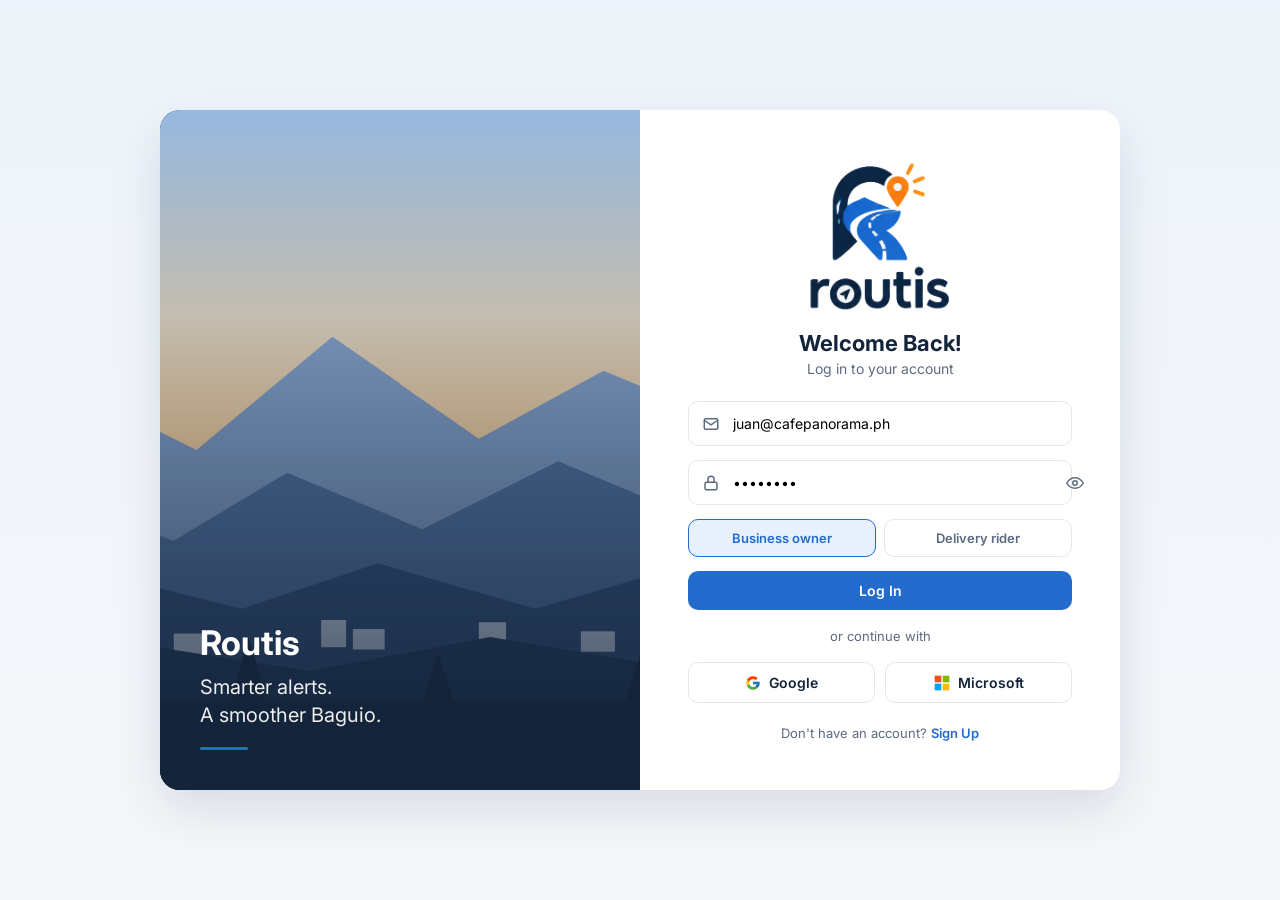
<file: index.html>
<!doctype html>
<html lang="en">
<head>
  <meta charset="utf-8">
  <meta name="viewport" content="width=device-width, initial-scale=1">
  <title>Routis — Log in</title>
  <link rel="icon" href="assets/logo-mark.png">
  <link rel="preconnect" href="https://fonts.googleapis.com">
  <link href="https://fonts.googleapis.com/css2?family=Inter:wght@400;500;600;700;800&display=swap" rel="stylesheet">
  <link rel="stylesheet" href="css/styles.css">
</head>
<body>
  <main class="auth">
    <div class="auth-card">
      <section class="auth-hero">
        <h2>Routis</h2>
        <p>Smarter alerts.<br>A smoother Baguio.</p>
        <div class="bar"></div>
      </section>

      <section class="auth-form">
        <div class="brand">
          <img src="assets/logo.png" alt="Routis">
        </div>
        <h1>Welcome Back!</h1>
        <p class="sub">Log in to your account</p>

        <form id="loginForm">
          <div class="field">
            <svg width="18" height="18" viewBox="0 0 24 24" fill="none" stroke="currentColor" stroke-width="2"><rect x="3" y="5" width="18" height="14" rx="2"/><path d="m3 7 9 6 9-6"/></svg>
            <input type="email" placeholder="Email Address" value="juan@cafepanorama.ph" required>
          </div>
          <div class="field">
            <svg width="18" height="18" viewBox="0 0 24 24" fill="none" stroke="currentColor" stroke-width="2"><rect x="4" y="11" width="16" height="10" rx="2"/><path d="M8 11V7a4 4 0 0 1 8 0v4"/></svg>
            <input type="password" id="pw" placeholder="Password" value="password" required>
            <button type="button" class="toggle" id="pwToggle" aria-label="Show password">
              <svg width="18" height="18" viewBox="0 0 24 24" fill="none" stroke="currentColor" stroke-width="2"><path d="M1 12s4-7 11-7 11 7 11 7-4 7-11 7S1 12 1 12z"/><circle cx="12" cy="12" r="3"/></svg>
            </button>
          </div>

          <div class="role-select" role="radiogroup" aria-label="Log in as">
            <label><input type="radio" name="role" value="business" checked><span>Business owner</span></label>
            <label><input type="radio" name="role" value="rider"><span>Delivery rider</span></label>
          </div>

          <button class="btn btn-primary btn-block" type="submit">Log In</button>
          <div class="divider">or continue with</div>
          <div class="sso">
            <button type="button" class="btn btn-outline" data-sso>
              <svg width="16" height="16" viewBox="0 0 48 48"><path fill="#FFC107" d="M43.6 20.5H42V20H24v8h11.3C33.7 32.7 29.2 36 24 36c-6.6 0-12-5.4-12-12s5.4-12 12-12c3.1 0 5.8 1.2 7.9 3.1l5.7-5.7C34 6.1 29.3 4 24 4 12.9 4 4 12.9 4 24s8.9 20 20 20 20-8.9 20-20c0-1.3-.1-2.4-.4-3.5z"/><path fill="#FF3D00" d="m6.3 14.7 6.6 4.8C14.7 15.1 19 12 24 12c3.1 0 5.8 1.2 7.9 3.1l5.7-5.7C34 6.1 29.3 4 24 4 16.3 4 9.7 8.3 6.3 14.7z"/><path fill="#4CAF50" d="M24 44c5.2 0 9.9-2 13.4-5.2l-6.2-5.2C29.2 35.1 26.7 36 24 36c-5.2 0-9.6-3.3-11.3-8l-6.5 5C9.5 39.6 16.2 44 24 44z"/><path fill="#1976D2" d="M43.6 20.5H42V20H24v8h11.3c-.8 2.2-2.2 4.2-4.1 5.6l6.2 5.2C37 39.2 44 34 44 24c0-1.3-.1-2.4-.4-3.5z"/></svg>
              Google
            </button>
            <button type="button" class="btn btn-outline" data-sso>
              <svg width="16" height="16" viewBox="0 0 24 24"><path fill="#F25022" d="M1 1h10v10H1z"/><path fill="#7FBA00" d="M13 1h10v10H13z"/><path fill="#00A4EF" d="M1 13h10v10H1z"/><path fill="#FFB900" d="M13 13h10v10H13z"/></svg>
              Microsoft
            </button>
          </div>
        </form>

        <p class="auth-foot">Don't have an account? <a href="#">Sign Up</a></p>
      </section>
    </div>
  </main>

  <script>
    const go = () => {
      const role = document.querySelector('input[name="role"]:checked').value;
      location.href = role === 'rider' ? 'rider.html' : 'dashboard.html';
    };
    document.getElementById('loginForm').addEventListener('submit', e => { e.preventDefault(); go(); });
    document.querySelectorAll('[data-sso]').forEach(b => b.addEventListener('click', go));
    document.getElementById('pwToggle').addEventListener('click', () => {
      const pw = document.getElementById('pw');
      pw.type = pw.type === 'password' ? 'text' : 'password';
    });
  </script>
</body>
</html>
</file>
<file: css/styles.css>
/* ============================================================
   Routis — design tokens (from brand palette)
   ============================================================ */
:root {
  --navy: #14243A;
  --navy-2: #1c3150;
  --blue: #246BCE;
  --blue-soft: #e8f0fc;
  --orange: #F59E0B;
  --orange-soft: #fef3e0;
  --red: #E34B4B;
  --red-soft: #fdecec;
  --green: #1f9d55;
  --green-soft: #e3f5ea;
  --bg: #F5F7FA;
  --surface: #ffffff;
  --text: #14243A;
  --muted: #5d6b80;
  --border: #e3e8ef;
  --radius: 14px;
  --shadow: 0 2px 10px rgba(20, 36, 58, .06);
  --font: "Inter", system-ui, -apple-system, "Segoe UI", Roboto, sans-serif;
}

* { box-sizing: border-box; }
html, body { margin: 0; height: 100%; }
body { font-family: var(--font); color: var(--text); background: var(--bg); font-size: 15px; }
a { color: var(--blue); text-decoration: none; }
button { font-family: inherit; cursor: pointer; }
h1, h2, h3 { margin: 0; }

/* ---------- Buttons ---------- */
.btn {
  display: inline-flex; align-items: center; justify-content: center; gap: 8px;
  border: 0; border-radius: 10px; padding: 11px 18px; font-weight: 600; font-size: 14px;
  transition: filter .15s, transform .05s;
}
.btn:active { transform: translateY(1px); }
.btn-primary { background: var(--blue); color: #fff; }
.btn-primary:hover { filter: brightness(1.08); }
.btn-navy { background: var(--navy); color: #fff; }
.btn-navy:hover { background: var(--navy-2); }
.btn-outline { background: #fff; color: var(--text); border: 1px solid var(--border); }
.btn-outline:hover { background: var(--bg); }
.btn-block { width: 100%; }

/* ---------- Badges ---------- */
.badge { font-size: 12px; font-weight: 600; padding: 5px 12px; border-radius: 999px; white-space: nowrap; }
.badge.high { background: var(--red-soft); color: var(--red); }
.badge.medium { background: var(--orange-soft); color: #b86e00; }
.badge.info { background: var(--blue-soft); color: var(--blue); }
.badge.ok { background: var(--green-soft); color: var(--green); }

/* ============================================================
   Login page
   ============================================================ */
.auth {
  min-height: 100%; display: grid; place-items: center; padding: 24px;
  background: linear-gradient(180deg, #eef3fb, var(--bg));
}
.auth-card {
  width: min(960px, 100%); display: grid; grid-template-columns: 1fr 1fr;
  background: var(--surface); border-radius: 20px; overflow: hidden; box-shadow: 0 20px 50px rgba(20,36,58,.12);
}
.auth-hero {
  position: relative; min-height: 560px; color: #fff; padding: 40px; display: flex; flex-direction: column; justify-content: flex-end;
  background:
    linear-gradient(180deg, rgba(20,36,58,.05) 30%, rgba(20,36,58,.85)),
    url("../assets/hero-mountains.svg") center/cover, var(--navy);
}
.auth-hero h2 { font-size: 34px; }
.auth-hero p { font-size: 20px; line-height: 1.4; margin: 10px 0 18px; opacity: .92; }
.auth-hero .bar { width: 48px; height: 3px; background: var(--blue); border-radius: 2px; }
.auth-form { padding: 48px 48px 36px; display: flex; flex-direction: column; align-items: center; }
.auth-form .brand { display: flex; flex-direction: column; align-items: center; }
.auth-form .brand img { width: 150px; }
.wordmark { font-weight: 800; letter-spacing: -.5px; color: var(--navy); }
.auth-form .wordmark { font-size: 34px; margin-top: 2px; }
.auth-form h1 { font-size: 22px; margin-top: 18px; }
.auth-form .sub { color: var(--muted); margin: 4px 0 24px; font-size: 14px; }
.auth-form form { width: 100%; display: grid; gap: 14px; }
.field { position: relative; }
.field svg { position: absolute; left: 14px; top: 50%; transform: translateY(-50%); color: var(--muted); }
.field input {
  width: 100%; padding: 13px 44px; border: 1px solid var(--border); border-radius: 10px; font: inherit; font-size: 14px;
}
.field input:focus { outline: 2px solid var(--blue); outline-offset: -1px; border-color: transparent; }
.field .toggle { position: absolute; right: 8px; top: 50%; transform: translateY(-50%); background: none; border: 0; color: var(--muted); padding: 6px; }
.role-select { display: grid; grid-template-columns: 1fr 1fr; gap: 8px; }
.role-select label {
  border: 1px solid var(--border); border-radius: 10px; padding: 10px; text-align: center; font-size: 13px; font-weight: 600; cursor: pointer; color: var(--muted);
}
.role-select input { display: none; }
.role-select input:checked + span { color: var(--blue); }
.role-select label:has(input:checked) { border-color: var(--blue); background: var(--blue-soft); }
.divider { text-align: center; color: var(--muted); font-size: 13px; margin: 4px 0; }
.sso { display: grid; grid-template-columns: 1fr 1fr; gap: 10px; }
.auth-foot { margin-top: 22px; font-size: 13px; color: var(--muted); }
.auth-foot a { font-weight: 600; }

/* ============================================================
   App shell
   ============================================================ */
.app { display: grid; grid-template-columns: 236px 1fr; min-height: 100vh; }
.sidebar {
  background: var(--navy); color: #c9d3e1; display: flex; flex-direction: column; padding: 24px 16px;
  position: sticky; top: 0; height: 100vh;
}
.sidebar .brand { display: flex; flex-direction: column; align-items: center; margin-bottom: 28px; }
.sidebar .brand img { width: 54px; filter: drop-shadow(0 0 0 #fff); }
.sidebar .brand img { background: #fff; border-radius: 12px; padding: 4px; }
.sidebar .wordmark { color: #fff; font-size: 30px; }
.nav { display: grid; gap: 6px; }
.nav a {
  display: flex; align-items: center; gap: 12px; padding: 12px 14px; border-radius: 10px; color: #c9d3e1; font-weight: 500;
}
.nav a:hover { background: rgba(255,255,255,.06); color: #fff; }
.nav a.active { background: var(--blue); color: #fff; }
.nav .count { margin-left: auto; background: var(--red); color: #fff; font-size: 11px; font-weight: 700; border-radius: 999px; min-width: 20px; height: 20px; display: grid; place-items: center; }
.sidebar .help { margin-top: auto; border-top: 1px solid rgba(255,255,255,.1); padding-top: 18px; font-size: 14px; }
.sidebar .help a { display: block; color: #9fb0c6; font-size: 12px; margin-top: 4px; }

.main { display: flex; flex-direction: column; min-width: 0; }
.topbar { display: flex; align-items: center; gap: 20px; padding: 18px 28px; }
.search { flex: 1; max-width: 560px; position: relative; }
.search svg { position: absolute; left: 16px; top: 50%; transform: translateY(-50%); color: var(--muted); }
.search input {
  width: 100%; border: 0; background: var(--surface); box-shadow: var(--shadow); border-radius: 12px; padding: 13px 16px 13px 46px; font: inherit;
}
.search-results {
  position: absolute; top: calc(100% + 6px); left: 0; right: 0; background: #fff; border-radius: 12px; box-shadow: 0 10px 30px rgba(20,36,58,.15);
  overflow: hidden; z-index: 1000; display: none;
}
.search-results.open { display: block; }
.search-results button { display: block; width: 100%; text-align: left; border: 0; background: none; padding: 12px 16px; font-size: 14px; }
.search-results button:hover { background: var(--bg); }
.search-results small { color: var(--muted); display: block; }
.topbar .spacer { flex: 1; }
.bell { position: relative; background: none; border: 0; color: var(--navy); padding: 6px; }
.bell .dot { position: absolute; top: 0; right: 0; background: var(--red); color: #fff; font-size: 10px; font-weight: 700; width: 17px; height: 17px; border-radius: 50%; display: grid; place-items: center; }
.user { display: flex; align-items: center; gap: 12px; }
.avatar { width: 40px; height: 40px; border-radius: 50%; background: var(--navy); color: #fff; display: grid; place-items: center; font-weight: 700; }
.user strong { display: block; font-size: 14px; }
.user small { color: var(--muted); font-size: 12px; }

.content { padding: 4px 28px 28px; display: grid; gap: 20px; }
.view { display: none; }
.view.active { display: grid; gap: 20px; }
.page-title { font-size: 24px; }
.page-sub { color: var(--muted); margin-top: 4px; }

.card { background: var(--surface); border-radius: var(--radius); box-shadow: var(--shadow); padding: 20px; }

/* ---------- KPI cards ---------- */
.kpis { display: grid; grid-template-columns: repeat(3, 1fr); gap: 20px; }
.kpi { display: flex; align-items: center; gap: 18px; }
.kpi .icon { width: 56px; height: 56px; border-radius: 50%; display: grid; place-items: center; color: #fff; flex: none; }
.kpi .label { color: var(--text); font-weight: 500; font-size: 14px; }
.kpi .value { font-size: 28px; font-weight: 700; margin-top: 2px; }
.kpi .delta { color: var(--red); font-size: 13px; font-weight: 700; margin-left: 6px; }
.kpi .value.ok { color: var(--green); font-size: 24px; }
.kpi svg.spark { margin-left: auto; }

/* ---------- Dashboard grid ---------- */
.dash-grid { display: grid; grid-template-columns: 1.45fr 1fr; gap: 20px; }
.map-card { padding: 0; overflow: hidden; position: relative; min-height: 340px; }
.map { width: 100%; height: 100%; min-height: 340px; }
.map.tall { min-height: calc(100vh - 220px); }
.map-legend {
  position: absolute; left: 16px; bottom: 16px; z-index: 500; background: #fff; border-radius: 10px; padding: 10px 14px;
  box-shadow: var(--shadow); font-size: 13px; display: grid; gap: 6px;
}
.map-legend span { display: flex; align-items: center; gap: 8px; }
.map-legend i { width: 12px; height: 12px; border-radius: 50%; display: inline-block; }
.map-title { position: absolute; top: 18px; right: 24px; z-index: 500; font-size: 22px; font-weight: 700; text-shadow: 0 0 6px #fff, 0 0 12px #fff; pointer-events: none; }

.alerts-head { display: flex; align-items: center; gap: 10px; margin-bottom: 12px; }
.alerts-head h2 { font-size: 18px; }
.alerts-head a { margin-left: auto; font-size: 14px; font-weight: 600; color: var(--navy); }
.alert-list { display: grid; gap: 10px; }
.alert-item {
  display: flex; align-items: center; gap: 14px; padding: 14px; border-radius: 10px; border-left: 4px solid; cursor: pointer; background: #fff;
  transition: background .15s;
}
.alert-item:hover { background: var(--bg); }
.alert-item.high { border-color: var(--red); background: #fff7f7; }
.alert-item.medium { border-color: var(--orange); }
.alert-item.info { border-color: var(--blue); }
.alert-item .ico { width: 40px; height: 40px; flex: none; display: grid; place-items: center; border-radius: 10px; }
.alert-item.high .ico { background: var(--orange-soft); color: var(--orange); }
.alert-item.medium .ico { background: var(--red-soft); color: var(--red); }
.alert-item.info .ico { background: var(--blue-soft); color: var(--blue); }
.alert-item h3 { font-size: 15px; }
.alert-item p { margin: 3px 0 0; color: var(--muted); font-size: 13px; display: flex; align-items: center; gap: 6px; }
.alert-item .badge { margin-left: auto; }

.suggest {
  display: flex; align-items: center; gap: 18px; background: linear-gradient(90deg, var(--blue-soft), #f3f7fd); border: 1px solid #d6e3f7;
  position: relative; overflow: hidden;
}
.suggest h3 { font-size: 18px; }
.suggest p { margin: 4px 0 0; }
.suggest .btn { margin-left: auto; position: relative; z-index: 1; }
.suggest::after {
  content: ""; position: absolute; right: 0; bottom: 0; width: 60%; height: 50px; opacity: .25;
  background: url("../assets/hero-mountains.svg") bottom right/cover no-repeat;
}

/* ---------- Tables ---------- */
.table { width: 100%; border-collapse: collapse; font-size: 14px; }
.table th { text-align: left; color: var(--muted); font-weight: 600; font-size: 12px; text-transform: uppercase; letter-spacing: .4px; padding: 10px 12px; border-bottom: 1px solid var(--border); }
.table td { padding: 14px 12px; border-bottom: 1px solid var(--border); }
.table tr:last-child td { border-bottom: 0; }

.filters { display: flex; gap: 8px; flex-wrap: wrap; }
.chip { border: 1px solid var(--border); background: #fff; border-radius: 999px; padding: 7px 14px; font-size: 13px; font-weight: 600; color: var(--muted); }
.chip.active { background: var(--navy); color: #fff; border-color: var(--navy); }

.split { display: grid; grid-template-columns: 340px 1fr; gap: 20px; }
.route-option { border: 1px solid var(--border); border-radius: 12px; padding: 14px; cursor: pointer; display: grid; gap: 4px; }
.route-option.active { border-color: var(--blue); background: var(--blue-soft); }
.route-option strong { display: flex; justify-content: space-between; }
.route-option small { color: var(--muted); }

.settings-row { display: flex; justify-content: space-between; align-items: center; padding: 14px 0; border-bottom: 1px solid var(--border); }
.settings-row:last-child { border-bottom: 0; }
.settings-row small { display: block; color: var(--muted); margin-top: 2px; }
.switch { position: relative; width: 44px; height: 24px; flex: none; }
.switch input { opacity: 0; width: 0; height: 0; }
.switch span { position: absolute; inset: 0; background: #cdd5df; border-radius: 999px; transition: .2s; cursor: pointer; }
.switch span::before { content: ""; position: absolute; width: 18px; height: 18px; left: 3px; top: 3px; background: #fff; border-radius: 50%; transition: .2s; }
.switch input:checked + span { background: var(--blue); }
.switch input:checked + span::before { transform: translateX(20px); }

/* ---------- Toast ---------- */
.toast {
  position: fixed; bottom: 24px; left: 50%; transform: translateX(-50%) translateY(120px); background: var(--navy); color: #fff;
  padding: 12px 20px; border-radius: 10px; font-size: 14px; z-index: 2000; transition: transform .25s;
}
.toast.show { transform: translateX(-50%) translateY(0); }

/* ---------- Rider ---------- */
.rider-grid { display: grid; grid-template-columns: 1.6fr 1fr; gap: 20px; }
.status-panel { display: grid; gap: 22px; align-content: start; }
.status-panel h3 { font-size: 15px; margin-bottom: 8px; }
.eta { font-size: 30px; font-weight: 700; display: flex; align-items: center; gap: 10px; }
.warn-bar { background: var(--orange-soft); border: 1px solid #f6d79a; border-radius: 12px; padding: 14px 18px; display: flex; gap: 12px; align-items: center; font-weight: 500; }

/* ---------- Leaflet marker tweaks ---------- */
.pin-icon { display: grid; place-items: center; }
.leaflet-container { font-family: var(--font); }

/* ---------- Mobile ---------- */
.menu-btn { display: none; background: none; border: 0; color: var(--navy); padding: 4px; }
@media (max-width: 1100px) {
  .dash-grid, .rider-grid, .split { grid-template-columns: 1fr; }
}
@media (max-width: 860px) {
  .app { grid-template-columns: 1fr; }
  .sidebar { position: fixed; left: 0; top: 0; z-index: 1500; width: 240px; transform: translateX(-100%); transition: transform .2s; }
  .sidebar.open { transform: none; }
  .menu-btn { display: block; }
  .kpis { grid-template-columns: 1fr; }
  .topbar, .content { padding-left: 16px; padding-right: 16px; }
  .user div { display: none; }
  .auth-card { grid-template-columns: 1fr; }
  .auth-hero { min-height: 220px; }
  .auth-form { padding: 32px 20px; }
  .suggest { flex-wrap: wrap; }
  .suggest .btn { margin-left: 0; }
}
</file>
